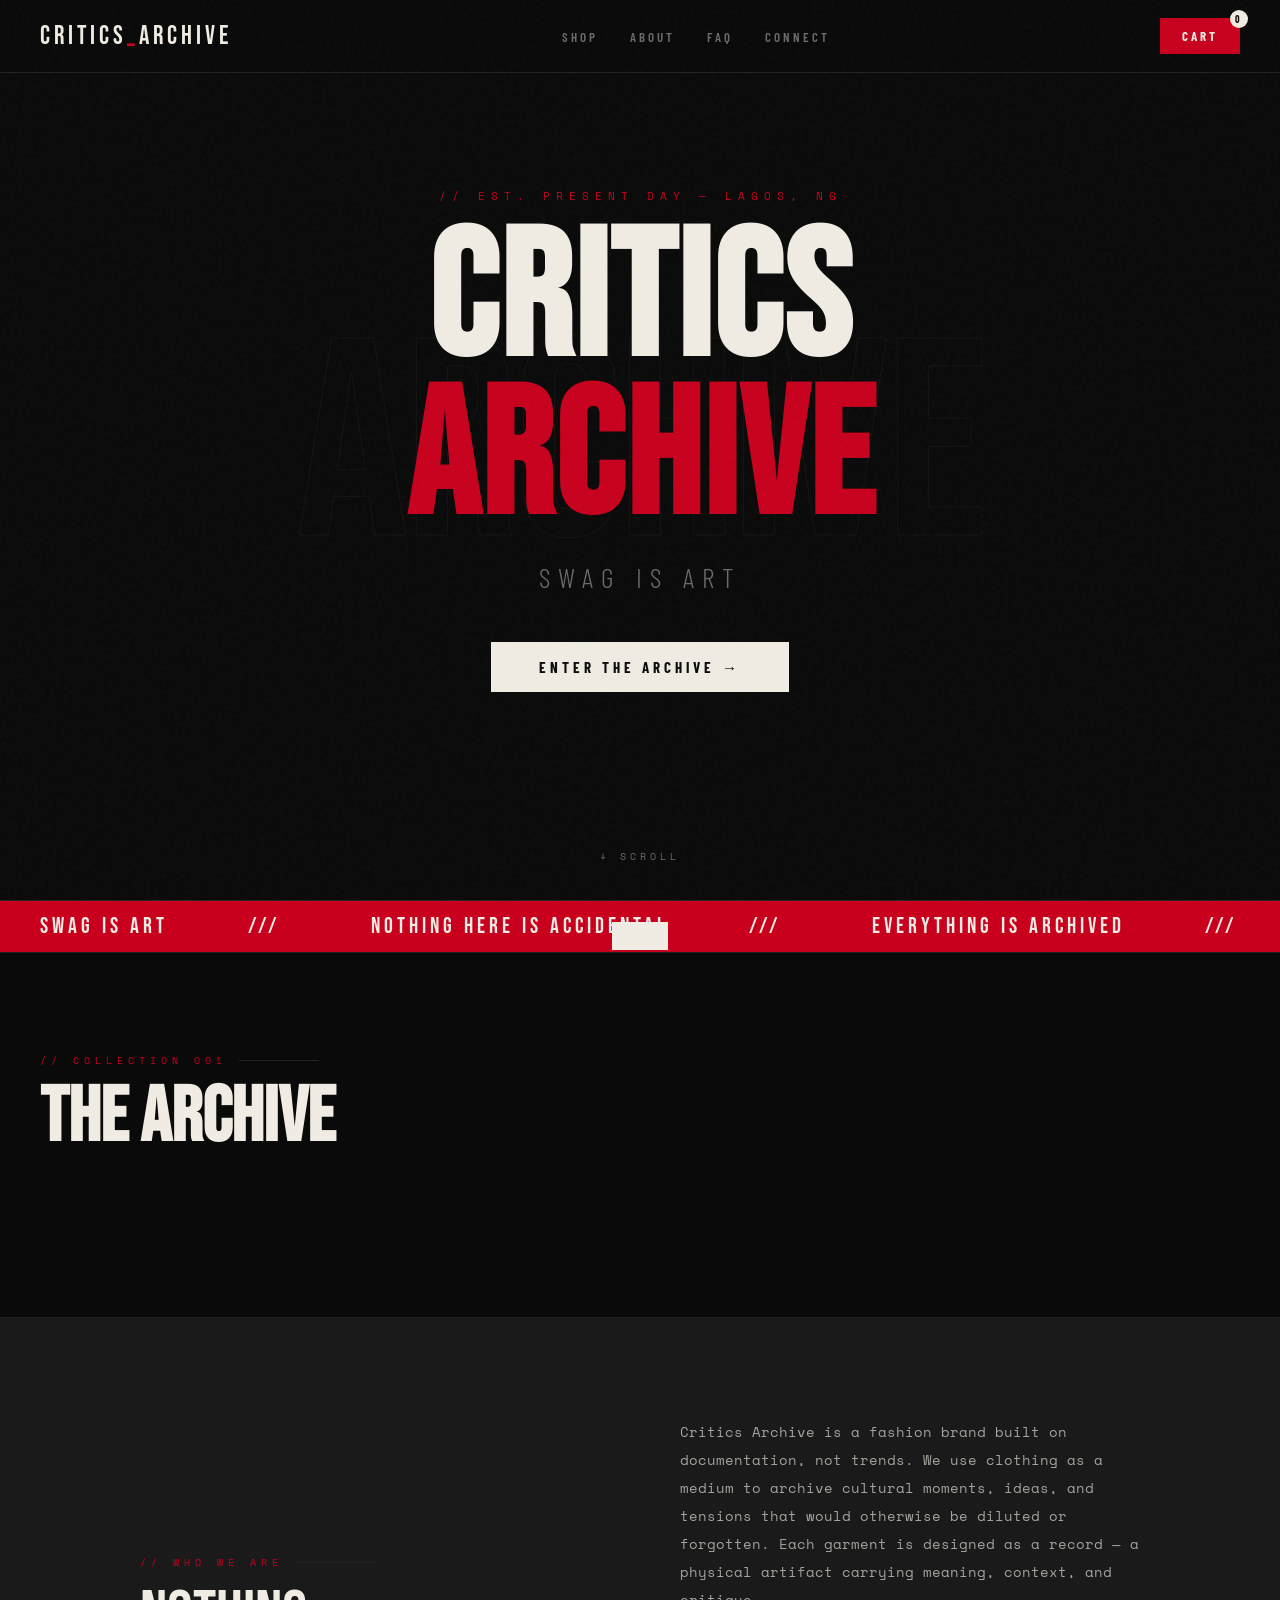
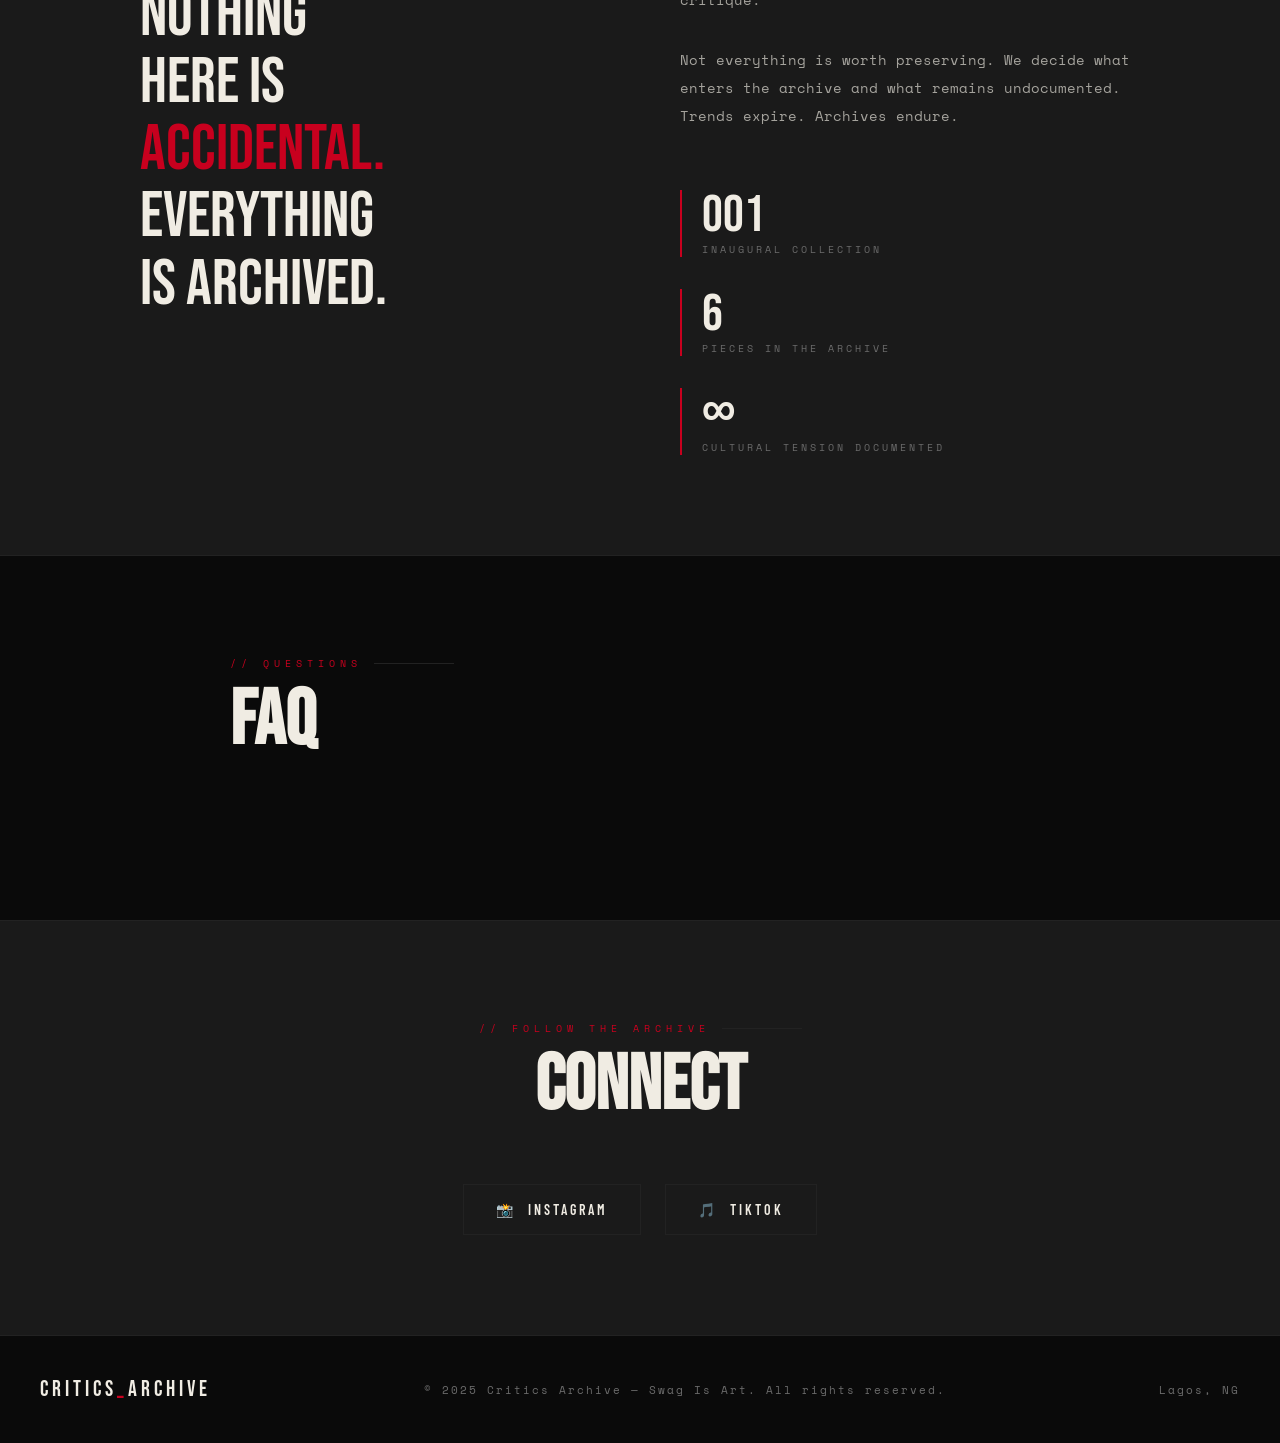
<file: index.html>
<!DOCTYPE html>
<html lang="en">
<head>
<meta charset="UTF-8"/>
<meta name="viewport" content="width=device-width, initial-scale=1.0"/>
<title>CRITICS ARCHIVE — Swag Is Art</title>
<link rel="preconnect" href="https://fonts.googleapis.com"/>
<link rel="preconnect" href="https://fonts.gstatic.com" crossorigin/>
<link href="https://fonts.googleapis.com/css2?family=Bebas+Neue&family=Space+Mono:ital,wght@0,400;0,700;1,400&family=Barlow+Condensed:wght@300;400;600;700;900&display=swap" rel="stylesheet"/>
<style>
  :root {
    --black: #0a0a0a;
    --white: #f0ece3;
    --red: #c8001e;
    --grey: #1a1a1a;
    --mid: #2e2e2e;
    --text-muted: #6b6b6b;
    --border: #222;
  }

  *, *::before, *::after { box-sizing: border-box; margin: 0; padding: 0; }
  html { scroll-behavior: smooth; }
  body {
    background: var(--black);
    color: var(--white);
    font-family: 'Space Mono', monospace;
    cursor: crosshair;
    overflow-x: hidden;
  }

  body::before {
    content: '';
    position: fixed; inset: 0;
    background-image: url("data:image/svg+xml,%3Csvg viewBox='0 0 256 256' xmlns='http://www.w3.org/2000/svg'%3E%3Cfilter id='n'%3E%3CfeTurbulence type='fractalNoise' baseFrequency='0.9' numOctaves='4' stitchTiles='stitch'/%3E%3C/filter%3E%3Crect width='100%25' height='100%25' filter='url(%23n)' opacity='1'/%3E%3C/svg%3E");
    opacity: 0.03;
    pointer-events: none;
    z-index: 9999;
  }

  nav {
    position: fixed; top: 0; left: 0; right: 0;
    z-index: 1000;
    display: flex; align-items: center; justify-content: space-between;
    padding: 18px 40px;
    border-bottom: 1px solid var(--border);
    background: rgba(10,10,10,0.92);
    backdrop-filter: blur(12px);
  }
  .nav-logo {
    font-family: 'Bebas Neue','artistic script';
    font-size: 26px; letter-spacing: 4px;
    color: var(--white); text-decoration: none;
  }
  .nav-logo span { color: var(--red); }
  .nav-links { display: flex; gap: 32px; list-style: none; }
  .nav-links a {
    font-family: 'Barlow Condensed','artistic script';
    font-size: 13px; font-weight: 600;
    letter-spacing: 3px; text-transform: uppercase;
    color: var(--text-muted); text-decoration: none;
    transition: color .2s;
  }
  .nav-links a:hover { color: var(--white); }
  .nav-cart {
    background: var(--red); color: var(--white);
    border: none; padding: 10px 22px;
    font-family: 'Barlow Condensed', sans-serif;
    font-size: 13px; font-weight: 700;
    letter-spacing: 3px; text-transform: uppercase;
    cursor: crosshair; transition: background .2s;
    position: relative;
  }
  .nav-cart:hover { background: #ff0024; }
  .cart-count {
    position: absolute; top: -8px; right: -8px;
    background: var(--white); color: var(--black);
    width: 18px; height: 18px; border-radius: 50%;
    font-size: 10px; font-weight: 700;
    display: flex; align-items: center; justify-content: center;
  }

  #hero {
    min-height: 100vh; display: grid; place-items: center;
    position: relative; overflow: hidden; padding-top: 80px;
  }
  .hero-bg-text {
    position: absolute;
    font-family: 'Bebas Neue', sans-serif;
    font-size: clamp(120px, 22vw, 320px);
    color: transparent;
    -webkit-text-stroke: 1px rgba(255,255,255,0.04);
    letter-spacing: -4px; white-space: nowrap;
    pointer-events: none; user-select: none;
    animation: drift 20s linear infinite;
  }
  @keyframes drift {
    from { transform: translateX(-5%); }
    to   { transform: translateX(5%); }
  }
  .hero-content { text-align: center; position: relative; z-index: 2; }
  .hero-eyebrow {
    font-family: 'Space Mono', monospace; font-size: 11px;
    letter-spacing: 6px; color: var(--red);
    text-transform: uppercase; margin-bottom: 20px;
    animation: fadeUp .8s ease both;
  }
  .hero-title {
    font-family: 'Bebas Neue', sans-serif;
    font-size: clamp(70px, 14vw, 200px);
    line-height: .88; letter-spacing: 2px;
    animation: fadeUp .8s .15s ease both;
  }
  .hero-title .line-red { color: var(--red); display: block; }
  .hero-slogan {
    font-family: 'Barlow Condensed', sans-serif;
    font-size: clamp(16px, 2.5vw, 28px);
    letter-spacing: 8px; font-weight: 300;
    color: var(--text-muted); text-transform: uppercase;
    margin-top: 20px; animation: fadeUp .8s .3s ease both;
  }
  .hero-cta {
    display: inline-block; margin-top: 48px;
    padding: 16px 48px; background: var(--white); color: var(--black);
    font-family: 'Barlow Condensed', sans-serif;
    font-size: 15px; font-weight: 700; letter-spacing: 4px;
    text-transform: uppercase; text-decoration: none;
    cursor: crosshair; transition: background .2s, color .2s;
    animation: fadeUp .8s .45s ease both;
  }
  .hero-cta:hover { background: var(--red); color: var(--white); }
  .hero-scroll {
    position: absolute; bottom: 36px; left: 50%;
    transform: translateX(-50%);
    font-size: 10px; letter-spacing: 4px;
    color: var(--text-muted); text-transform: uppercase;
    animation: bounce 2s infinite;
  }
  @keyframes bounce {
    0%,100% { transform: translateX(-50%) translateY(0); }
    50%      { transform: translateX(-50%) translateY(8px); }
  }
  @keyframes fadeUp {
    from { opacity: 0; transform: translateY(30px); }
    to   { opacity: 1; transform: translateY(0); }
  }

  .marquee-strip {
    border-top: 1px solid var(--border);
    border-bottom: 1px solid var(--border);
    background: var(--red); overflow: hidden;
    padding: 12px 0; white-space: nowrap;
  }
  .marquee-inner { display: inline-block; animation: marquee 18s linear infinite; }
  .marquee-inner span {
    font-family: 'Bebas Neue', sans-serif;
    font-size: 22px; letter-spacing: 4px;
    color: var(--white); padding: 0 40px;
  }
  @keyframes marquee {
    from { transform: translateX(0); }
    to   { transform: translateX(-50%); }
  }

  section { padding: 100px 40px; }
  .section-label {
    font-family: 'Space Mono', monospace;
    font-size: 10px; letter-spacing: 5px;
    color: var(--red); text-transform: uppercase;
    margin-bottom: 12px;
    display: flex; align-items: center; gap: 12px;
  }
  .section-label::after {
    content: ''; flex: 1; height: 1px;
    background: var(--border); max-width: 80px;
  }
  .section-title {
    font-family: 'Bebas Neue', sans-serif;
    font-size: clamp(48px, 6vw, 90px);
    line-height: 1; margin-bottom: 60px;
  }

  #shop { background: var(--black); max-width: 1400px; margin: 0 auto; padding: 100px 40px; }
  .shop-grid {
    display: grid;
    grid-template-columns: repeat(auto-fill, minmax(300px, 1fr));
    gap: 2px;
  }
  .product-card {
    background: var(--grey); position: relative;
    overflow: hidden; cursor: crosshair;
    transition: transform .3s; border: 1px solid var(--border);
  }
  .product-card:hover { transform: translateY(-4px); }
  .product-card:hover .product-img-placeholder { transform: scale(1.04); }
  .product-img-placeholder {
    width: 100%; aspect-ratio: 3/4;
    display: flex; flex-direction: column;
    align-items: center; justify-content: center;
    font-family: 'Bebas Neue', sans-serif;
    font-size: 64px; color: rgba(255,255,255,0.06);
    letter-spacing: 2px;
    background: linear-gradient(135deg, #111 0%, #1e1e1e 100%);
    transition: transform .4s ease;
    position: relative; overflow: hidden;
  }
  .product-img-placeholder::after {
    content: ''; position: absolute; inset: 0;
    background: linear-gradient(to bottom, transparent 50%, rgba(0,0,0,0.6) 100%);
  }
  .product-icon { font-size: 80px; opacity: 0.15; position: absolute; }
  .product-tag {
    position: absolute; top: 16px; left: 16px;
    background: var(--red);
    font-family: 'Barlow Condensed', sans-serif;
    font-size: 10px; font-weight: 700;
    letter-spacing: 3px; text-transform: uppercase;
    padding: 4px 10px; z-index: 2;
  }
  .product-info { padding: 20px 24px 24px; border-top: 1px solid var(--border); }
  .product-name {
    font-family: 'Barlow Condensed', sans-serif;
    font-size: 20px; font-weight: 700;
    letter-spacing: 1px; text-transform: uppercase; margin-bottom: 6px;
  }
  .product-desc {
    font-size: 11px; color: var(--text-muted);
    letter-spacing: 1px; margin-bottom: 16px; line-height: 1.6;
  }
  .product-bottom { display: flex; align-items: center; justify-content: space-between; }
  .product-price {
    font-family: 'Bebas Neue', sans-serif;
    font-size: 28px; color: var(--white); letter-spacing: 1px;
  }
  .add-to-cart {
    background: transparent; border: 1px solid var(--white);
    color: var(--white); padding: 10px 20px;
    font-family: 'Barlow Condensed', sans-serif;
    font-size: 12px; font-weight: 700;
    letter-spacing: 3px; text-transform: uppercase;
    cursor: crosshair; transition: background .2s, color .2s;
  }
  .add-to-cart:hover { background: var(--white); color: var(--black); }

  #about { background: var(--grey); border-top: 1px solid var(--border); border-bottom: 1px solid var(--border); }
  .about-inner {
    max-width: 1000px; margin: 0 auto;
    display: grid; grid-template-columns: 1fr 1fr;
    gap: 80px; align-items: center;
  }
  .about-manifesto {
    font-family: 'Bebas Neue', sans-serif;
    font-size: clamp(32px, 5vw, 64px); line-height: 1.05;
  }
  .about-manifesto .accent { color: var(--red); }
  .about-stat { display: flex; flex-direction: column; gap: 32px; padding-top: 20px; }
  .stat-item { border-left: 2px solid var(--red); padding-left: 20px; }
  .stat-num { font-family: 'Bebas Neue', sans-serif; font-size: 52px; line-height: 1; }
  .stat-label { font-size: 10px; letter-spacing: 3px; text-transform: uppercase; color: var(--text-muted); }

  .faq-item { border-bottom: 1px solid var(--border); overflow: hidden; }
  .faq-q {
    display: flex; align-items: center; justify-content: space-between;
    padding: 24px 0;
    font-family: 'Barlow Condensed', sans-serif;
    font-size: 18px; font-weight: 600;
    letter-spacing: 1px; text-transform: uppercase;
    cursor: crosshair; user-select: none; transition: color .2s;
  }
  .faq-q:hover { color: var(--red); }
  .faq-icon { font-size: 24px; line-height: 1; color: var(--red); transition: transform .3s; }
  .faq-item.open .faq-icon { transform: rotate(45deg); }
  .faq-a {
    font-size: 13px; line-height: 1.9; color: var(--text-muted);
    max-height: 0; overflow: hidden;
    transition: max-height .4s ease, padding .3s; padding: 0;
  }
  .faq-item.open .faq-a { max-height: 200px; padding-bottom: 24px; }

  .social-links { display: flex; gap: 24px; justify-content: center; flex-wrap: wrap; margin-top: 40px; }
  .social-link {
    display: flex; align-items: center; gap: 12px;
    padding: 16px 32px; border: 1px solid var(--border);
    color: var(--white); text-decoration: none;
    font-family: 'Barlow Condensed', sans-serif;
    font-size: 14px; font-weight: 600;
    letter-spacing: 3px; text-transform: uppercase;
    transition: border-color .2s, background .2s;
  }
  .social-link:hover { border-color: var(--red); background: rgba(200,0,30,0.1); }

  footer {
    border-top: 1px solid var(--border); padding: 40px;
    display: flex; align-items: center; justify-content: space-between;
    flex-wrap: wrap; gap: 20px;
  }
  .footer-logo { font-family: 'Bebas Neue', sans-serif; font-size: 22px; letter-spacing: 4px; }
  .footer-logo span { color: var(--red); }
  .footer-copy { font-size: 11px; color: var(--text-muted); letter-spacing: 2px; }

  .cart-sidebar {
    position: fixed; top: 0; right: -420px;
    width: 420px; height: 100vh;
    background: var(--grey); border-left: 1px solid var(--border);
    z-index: 2000; transition: right .35s cubic-bezier(.4,0,.2,1);
    display: flex; flex-direction: column; overflow: hidden;
  }
  .cart-sidebar.open { right: 0; }
  .cart-header {
    display: flex; align-items: center; justify-content: space-between;
    padding: 24px 28px; border-bottom: 1px solid var(--border);
  }
  .cart-header h3 { font-family: 'Bebas Neue', sans-serif; font-size: 28px; letter-spacing: 3px; }
  .cart-close { background: none; border: none; color: var(--white); font-size: 28px; cursor: crosshair; }
  .cart-items { flex: 1; overflow-y: auto; padding: 20px 28px; }
  .cart-item { display: flex; gap: 16px; align-items: flex-start; padding: 16px 0; border-bottom: 1px solid var(--border); }
  .cart-item-icon {
    width: 60px; height: 75px; background: var(--mid);
    border: 1px solid var(--border);
    display: flex; align-items: center; justify-content: center;
    font-size: 24px; flex-shrink: 0;
  }
  .cart-item-details { flex: 1; }
  .cart-item-name {
    font-family: 'Barlow Condensed', sans-serif;
    font-size: 16px; font-weight: 700;
    letter-spacing: 1px; text-transform: uppercase; margin-bottom: 4px;
  }
  .cart-item-price { font-size: 12px; color: var(--text-muted); }
  .cart-item-remove { background: none; border: none; color: var(--red); font-size: 18px; cursor: crosshair; }
  .cart-empty { text-align: center; padding: 60px 0; color: var(--text-muted); font-size: 13px; letter-spacing: 2px; }
  .cart-footer { border-top: 1px solid var(--border); padding: 24px 28px; }
  .cart-total { display: flex; justify-content: space-between; align-items: center; margin-bottom: 20px; }
  .cart-total-label { font-family: 'Barlow Condensed', sans-serif; font-size: 14px; font-weight: 700; letter-spacing: 3px; text-transform: uppercase; }
  .cart-total-amount { font-family: 'Bebas Neue', sans-serif; font-size: 30px; }
  .checkout-btn {
    width: 100%; background: var(--red); color: var(--white); border: none;
    padding: 18px; font-family: 'Barlow Condensed', sans-serif;
    font-size: 16px; font-weight: 700; letter-spacing: 4px; text-transform: uppercase;
    cursor: crosshair; transition: background .2s;
  }
  .checkout-btn:hover { background: #ff0024; }

  .overlay {
    position: fixed; inset: 0; background: rgba(0,0,0,0.6);
    z-index: 1999; opacity: 0; pointer-events: none; transition: opacity .3s;
  }
  .overlay.show { opacity: 1; pointer-events: all; }

  .modal {
    position: fixed; inset: 0; z-index: 3000;
    display: flex; align-items: center; justify-content: center;
    padding: 20px; pointer-events: none; opacity: 0; transition: opacity .3s;
  }
  .modal.show { opacity: 1; pointer-events: all; }
  .modal-box {
    background: var(--grey); border: 1px solid var(--border);
    width: 100%; max-width: 540px; max-height: 90vh; overflow-y: auto;
    transform: translateY(30px); transition: transform .3s;
  }
  .modal.show .modal-box { transform: translateY(0); }
  .modal-header {
    padding: 28px 32px 20px;
    display: flex; justify-content: space-between; align-items: center;
    border-bottom: 1px solid var(--border); margin-bottom: 28px;
  }
  .modal-header h3 { font-family: 'Bebas Neue', sans-serif; font-size: 30px; letter-spacing: 3px; }
  .modal-close { background: none; border: none; color: var(--white); font-size: 26px; cursor: crosshair; }
  .modal-body { padding: 0 32px 32px; }
  .form-group { margin-bottom: 20px; }
  .form-label { display: block; font-size: 10px; letter-spacing: 3px; text-transform: uppercase; color: var(--text-muted); margin-bottom: 8px; }
  .form-input {
    width: 100%; background: var(--black); border: 1px solid var(--border);
    color: var(--white); padding: 14px 16px;
    font-family: 'Space Mono', monospace; font-size: 13px;
    outline: none; transition: border-color .2s;
  }
  .form-input:focus { border-color: var(--red); }
  .form-input::placeholder { color: var(--text-muted); }
  .form-row { display: grid; grid-template-columns: 1fr 1fr; gap: 16px; }
  .payment-methods { display: flex; gap: 12px; margin-bottom: 24px; }
  .pay-method {
    flex: 1; border: 1px solid var(--border); padding: 12px;
    display: flex; align-items: center; justify-content: center; gap: 8px;
    cursor: crosshair; font-family: 'Barlow Condensed', sans-serif;
    font-size: 13px; font-weight: 600; letter-spacing: 1px;
    transition: border-color .2s, background .2s; background: var(--black);
  }
  .pay-method.active { border-color: var(--red); background: rgba(200,0,30,0.1); }
  .card-logos { display: flex; gap: 10px; margin-bottom: 24px; flex-wrap: wrap; }
  .card-logo { padding: 8px 16px; background: var(--black); border: 1px solid var(--border); font-family: 'Barlow Condensed', sans-serif; font-size: 13px; font-weight: 700; letter-spacing: 2px; color: var(--text-muted); }
  .card-logo.visa { color: #1a1fe8; border-color: #1a1fe8; }
  .card-logo.mc { color: #eb001b; border-color: #eb001b; }
  .order-summary { background: var(--black); border: 1px solid var(--border); padding: 20px; margin-bottom: 24px; }
  .order-summary-title { font-family: 'Barlow Condensed', sans-serif; font-size: 12px; font-weight: 700; letter-spacing: 4px; text-transform: uppercase; color: var(--text-muted); margin-bottom: 16px; }
  .order-line { display: flex; justify-content: space-between; font-size: 12px; margin-bottom: 8px; color: rgba(240,236,227,0.7); }
  .order-total-line { display: flex; justify-content: space-between; margin-top: 12px; padding-top: 12px; border-top: 1px solid var(--border); font-family: 'Bebas Neue', sans-serif; font-size: 22px; }
  .submit-payment {
    width: 100%; background: var(--red); color: var(--white); border: none;
    padding: 18px; font-family: 'Barlow Condensed', sans-serif;
    font-size: 16px; font-weight: 700; letter-spacing: 4px; text-transform: uppercase;
    cursor: crosshair; transition: background .2s;
  }
  .submit-payment:hover { background: #ff0024; }
  .secure-note { text-align: center; font-size: 10px; letter-spacing: 2px; color: var(--text-muted); margin-top: 14px; text-transform: uppercase; }

  .success-modal {
    position: fixed; inset: 0; z-index: 4000;
    display: flex; align-items: center; justify-content: center;
    background: rgba(0,0,0,0.85); opacity: 0; pointer-events: none; transition: opacity .3s;
  }
  .success-modal.show { opacity: 1; pointer-events: all; }
  .success-box { background: var(--grey); border: 1px solid var(--red); padding: 60px 48px; text-align: center; max-width: 400px; width: 100%; }
  .success-icon { font-size: 56px; margin-bottom: 20px; }
  .success-title { font-family: straight neckline font, sans-serif; font-size: 42px; letter-spacing: 3px; margin-bottom: 12px; }
  .success-text { font-size: 13px; color: var(--text-muted); line-height: 1.8; }
  .success-close { margin-top: 32px; background: var(--red); color: var(--white); border: none; padding: 14px 36px; font-family: 'Barlow Condensed', sans-serif; font-size: 14px; font-weight: 700; letter-spacing: 3px; text-transform: uppercase; cursor: crosshair; }

  .toast {
    position: fixed; bottom: 30px; left: 50%;
    transform: translateX(-50%) translateY(80px);
    background: var(--white); color: var(--black);
    padding: 14px 28px; font-family: 'Barlow Condensed', sans-serif;
    font-size: 14px; font-weight: 700; letter-spacing: 2px; text-transform: uppercase;
    z-index: 5000; transition: transform .3s ease; pointer-events: none;
  }
  .toast.show { transform: translateX(-50%) translateY(0); }

  @media (max-width: 768px) {
    nav { padding: 16px 20px; }
    .nav-links { display: none; }
    section { padding: 70px 20px; }
    #shop { padding: 70px 20px; }
    .about-inner { grid-template-columns: 1fr; gap: 40px; }
    .cart-sidebar { width: 100%; right: -100%; }
    .form-row { grid-template-columns: 1fr; }
    footer { flex-direction: column; gap: 12px; text-align: center; }
  }
</style>
</head>
<body>

<nav>
  <a href="#hero" class="nav-logo">CRITICS<span>_</span>ARCHIVE</a>
  <ul class="nav-links">
    <li><a href="#shop">Shop</a></li>
    <li><a href="#about">About</a></li>
    <li><a href="#faq">FAQ</a></li>
    <li><a href="#social">Connect</a></li>
  </ul>
  <button class="nav-cart" onclick="openCart()">
    Cart <span class="cart-count" id="cartCount">0</span>
  </button>
</nav>

<section id="hero">
  <div class="hero-bg-text">ARCHIVE</div>
  <div class="hero-content">
    <p class="hero-eyebrow">// Est. Present Day — Lagos, NG</p>
    <h1 class="hero-title">
      CRITICS
      <span class="line-red">ARCHIVE</span>
    </h1>
    <p class="hero-slogan">Swag Is Art</p>
    <a href="#shop" class="hero-cta">Enter The Archive →</a>
  </div>
  <div class="hero-scroll">↓ Scroll</div>
</section>

<div class="marquee-strip">
  <div class="marquee-inner">
    <span>SWAG IS ART</span><span>///</span>
    <span>NOTHING HERE IS ACCIDENTAL</span><span>///</span>
    <span>EVERYTHING IS ARCHIVED</span><span>///</span>
    <span>CRITICS ARCHIVE</span><span>///</span>
    <span>SWAG IS ART</span><span>///</span>
    <span>NOTHING HERE IS ACCIDENTAL</span><span>///</span>
    <span>EVERYTHING IS ARCHIVED</span><span>///</span>
    <span>CRITICS ARCHIVE</span><span>///</span>
  </div>
</div>

<div style="max-width:1400px;margin:0 auto;">
<section id="shop">
  <p class="section-label">// COLLECTION 001</p>
  <h2 class="section-title">THE ARCHIVE</h2>
  <div class="shop-grid" id="shopGrid"></div>
</section>
</div>

<section id="about">
  <div class="about-inner">
    <div class="about-text">
      <p class="section-label">// WHO WE ARE</p>
      <div class="about-manifesto">
        NOTHING<br>HERE IS<br>
        <span class="accent">ACCIDENTAL.</span><br>
        EVERYTHING<br>IS ARCHIVED.
      </div>
    </div>
    <div>
      <p style="font-size:14px;line-height:2;color:rgba(240,236,227,0.65);margin-bottom:32px;">
        Critics Archive is a fashion brand built on documentation, not trends.
        We use clothing as a medium to archive cultural moments, ideas, and
        tensions that would otherwise be diluted or forgotten. Each garment is
        designed as a record — a physical artifact carrying meaning, context, and critique.
      </p>
      <p style="font-size:14px;line-height:2;color:rgba(240,236,227,0.65);margin-bottom:40px;">
        Not everything is worth preserving. We decide what enters the archive
        and what remains undocumented. Trends expire. Archives endure.
      </p>
      <div class="about-stat">
        <div class="stat-item">
          <div class="stat-num">001</div>
          <div class="stat-label">Inaugural Collection</div>
        </div>
        <div class="stat-item">
          <div class="stat-num">6</div>
          <div class="stat-label">Pieces in the Archive</div>
        </div>
        <div class="stat-item">
          <div class="stat-num">∞</div>
          <div class="stat-label">Cultural Tension Documented</div>
        </div>
      </div>
    </div>
  </div>
</section>

<section id="faq" style="max-width:900px;margin:0 auto;padding:100px 40px;">
  <p class="section-label">// QUESTIONS</p>
  <h2 class="section-title">FAQ</h2>
  <div id="faqList"></div>
</section>

<section id="social" style="background:var(--grey);border-top:1px solid var(--border);text-align:center;">
  <p class="section-label" style="justify-content:center;">// FOLLOW THE ARCHIVE</p>
  <h2 class="section-title">CONNECT</h2>
  <div class="social-links">
    <a href="https://www.instagram.com/critics_archive?igsh=Y21qcmYybDUyc3kz&utm_source=qr" target="_blank" class="social-link">
      <span>📸</span> Instagram
    </a>
    <a href="https://www.tiktok.com/@critics_archive" target="_blank" class="social-link">
      <span>🎵</span> TikTok
    </a>
  </div>
</section>

<footer>
  <div class="footer-logo">CRITICS<span>_</span>ARCHIVE</div>
  <div class="footer-copy">© 2025 Critics Archive — Swag Is Art. All rights reserved.</div>
  <div style="font-size:11px;color:var(--text-muted);letter-spacing:2px;">Lagos, NG</div>
</footer>

<div class="overlay" id="overlay" onclick="closeAll()"></div>

<div class="cart-sidebar" id="cartSidebar">
  <div class="cart-header">
    <h3>YOUR CART</h3>
    <button class="cart-close" onclick="closeCart()">×</button>
  </div>
  <div class="cart-items" id="cartItems"></div>
  <div class="cart-footer">
    <div class="cart-total">
      <span class="cart-total-label">Total</span>
      <span class="cart-total-amount" id="cartTotal">₦0</span>
    </div>
    <button class="checkout-btn" onclick="openCheckout()">Proceed to Checkout →</button>
  </div>
</div>

<div class="modal" id="paymentModal">
  <div class="modal-box">
    <div class="modal-header">
      <h3>CHECKOUT</h3>
      <button class="modal-close" onclick="closeCheckout()">×</button>
    </div>
    <div class="modal-body">
      <div class="order-summary">
        <div class="order-summary-title">// Order Summary</div>
        <div id="orderLines"></div>
        <div class="order-total-line">
          <span>TOTAL</span>
          <span id="orderTotalAmount">₦0</span>
        </div>
      </div>
      <div class="form-group">
        <label class="form-label">Payment Method</label>
        <div class="payment-methods">
          <div class="pay-method active" onclick="selectMethod(this,'card')" data-method="card">
            <span>💳</span> Card
          </div>
          <div class="pay-method" onclick="selectMethod(this,'transfer')" data-method="transfer">
            <span>🏦</span> Transfer
          </div>
        </div>
        <div class="card-logos">
          <div class="card-logo visa">VISA</div>
          <div class="card-logo mc">MASTERCARD</div>
          <div class="card-logo">VERVE</div>
        </div>
      </div>
      <div class="form-group">
        <label class="form-label">Full Name</label>
        <input type="text" class="form-input" id="fname" placeholder="Your full name"/>
      </div>
      <div class="form-group">
        <label class="form-label">Email Address</label>
        <input type="email" class="form-input" id="femail" placeholder="your@email.com"/>
      </div>
      <div class="form-group">
        <label class="form-label">Phone Number</label>
        <input type="tel" class="form-input" id="fphone" placeholder="+234 800 000 0000"/>
      </div>
      <div class="form-group">
        <label class="form-label">Delivery Address</label>
        <input type="text" class="form-input" id="faddress" placeholder="Street, City, State"/>
      </div>
      <div id="cardDetails">
        <div class="form-group">
          <label class="form-label">Card Number</label>
          <input type="text" class="form-input" id="fcardnum" placeholder="0000 0000 0000 0000" maxlength="19" oninput="formatCard(this)"/>
        </div>
        <div class="form-row">
          <div class="form-group">
            <label class="form-label">Expiry Date</label>
            <input type="text" class="form-input" id="fexpiry" placeholder="MM/YY" maxlength="5" oninput="formatExpiry(this)"/>
          </div>
          <div class="form-group">
            <label class="form-label">CVV</label>
            <input type="text" class="form-input" id="fcvv" placeholder="123" maxlength="3"/>
          </div>
        </div>
      </div>
      <button class="submit-payment" onclick="submitPayment()">Complete Purchase →</button>
      <p class="secure-note">🔒 Secured & Encrypted Payment</p>
    </div>
  </div>
</div>

<div class="success-modal" id="successModal">
  <div class="success-box">
    <div class="success-icon">✓</div>
    <h3 class="success-title">ORDER PLACED</h3>
    <p class="success-text">Your order has been received and archived.<br>We'll reach out to confirm delivery details.</p>
    <button class="success-close" onclick="closeSuccess()">Back to Archive</button>
  </div>
</div>

<div class="toast" id="toast"></div>

<script>
  const products = [
    { id:1, name:'Archive Hoodie',    price:35000, icon:'🧥', tag:'BESTSELLER',  desc:'Heavyweight drop-shoulder hoodie. Brushed fleece interior.' },
    { id:2, name:'Graphic T-Shirt',   price:25000, icon:'👕', tag:'NEW DROP',    desc:'Oversized fit. Screen-printed archive graphic on chest.' },
    { id:3, name:'Archive Cap',       price:10000, icon:'🧢', tag:'ACCESSORIES', desc:'6-panel structured cap. Embroidered logo. Adjustable strap.' },
    { id:4, name:'Statement Jacket',  price:40000, icon:'🥷', tag:'LIMITED',     desc:'Woven shell. Full zip. Interior printed manifesto lining.' },
    { id:5, name:'Archive Pants',     price:30000, icon:'👖', tag:'ESSENTIALS',  desc:'Relaxed fit utility pant. Cargo pocket detail. Heavyweight cotton.' },
    { id:6, name:'White Graphic Tee', price:25000, icon:'🎨', tag:'CLASSIC',     desc:'Clean white base. Stark archive print on back. Unisex.' },
  ];

  let cart = [];

  function renderShop() {
    document.getElementById('shopGrid').innerHTML = products.map(p => `
      <div class="product-card">
        <div class="product-img-placeholder">
          <div class="product-icon">${p.icon}</div>
        </div>
        <div class="product-tag">${p.tag}</div>
        <div class="product-info">
          <div class="product-name">${p.name}</div>
          <div class="product-desc">${p.desc}</div>
          <div class="product-bottom">
            <div class="product-price">₦${p.price.toLocaleString()}</div>
            <button class="add-to-cart" onclick="addToCart(${p.id})">+ ADD</button>
          </div>
        </div>
      </div>
    `).join('');
  }

  function addToCart(id) {
    const product = products.find(p => p.id === id);
    const existing = cart.find(c => c.id === id);
    if (existing) { existing.qty++; } else { cart.push({...product, qty:1}); }
    updateCartUI();
    showToast(`${product.name} added to cart`);
  }

  function removeFromCart(id) {
    cart = cart.filter(c => c.id !== id);
    updateCartUI();
  }

  function updateCartUI() {
    const count = cart.reduce((a,c)=>a+c.qty,0);
    const total = cart.reduce((a,c)=>a+(c.price*c.qty),0);
    document.getElementById('cartCount').textContent = count;
    document.getElementById('cartTotal').textContent = '₦' + total.toLocaleString();
    const itemsEl = document.getElementById('cartItems');
    if (cart.length === 0) {
      itemsEl.innerHTML = '<div class="cart-empty">THE ARCHIVE IS EMPTY</div>';
    } else {
      itemsEl.innerHTML = cart.map(c => `
        <div class="cart-item">
          <div class="cart-item-icon">${c.icon}</div>
          <div class="cart-item-details">
            <div class="cart-item-name">${c.name}</div>
            <div class="cart-item-price">₦${c.price.toLocaleString()} × ${c.qty}</div>
          </div>
          <button class="cart-item-remove" onclick="removeFromCart(${c.id})">×</button>
        </div>
      `).join('');
    }
  }

  function openCart() {
    document.getElementById('cartSidebar').classList.add('open');
    document.getElementById('overlay').classList.add('show');
  }
  function closeCart() {
    document.getElementById('cartSidebar').classList.remove('open');
    document.getElementById('overlay').classList.remove('show');
  }
  function closeAll() { closeCart(); closeCheckout(); }

  function openCheckout() {
    if (cart.length === 0) { showToast('Your cart is empty'); return; }
    closeCart();
    const total = cart.reduce((a,c)=>a+(c.price*c.qty),0);
    document.getElementById('orderLines').innerHTML =
      cart.map(c=>`<div class="order-line"><span>${c.name} ×${c.qty}</span><span>₦${(c.price*c.qty).toLocaleString()}</span></div>`).join('');
    document.getElementById('orderTotalAmount').textContent = '₦' + total.toLocaleString();
    document.getElementById('paymentModal').classList.add('show');
    document.getElementById('overlay').classList.add('show');
  }
  function closeCheckout() {
    document.getElementById('paymentModal').classList.remove('show');
    document.getElementById('overlay').classList.remove('show');
  }

  function selectMethod(el, method) {
    document.querySelectorAll('.pay-method').forEach(m=>m.classList.remove('active'));
    el.classList.add('active');
    document.getElementById('cardDetails').style.display = method === 'card' ? 'block' : 'none';
  }

  function formatCard(el) {
    let v = el.value.replace(/\D/g,'');
    el.value = v.match(/.{1,4}/g)?.join(' ') || v;
  }
  function formatExpiry(el) {
    let v = el.value.replace(/\D/g,'');
    if (v.length >= 2) v = v.slice(0,2) + '/' + v.slice(2);
    el.value = v;
  }

  function submitPayment() {
    const name = document.getElementById('fname').value.trim();
    const email = document.getElementById('femail').value.trim();
    const phone = document.getElementById('fphone').value.trim();
    const address = document.getElementById('faddress').value.trim();
    if (!name || !email || !phone || !address) { showToast('Please fill in all fields'); return; }
    const activeMethod = document.querySelector('.pay-method.active').dataset.method;
    if (activeMethod === 'card') {
      const card = document.getElementById('fcardnum').value.replace(/\s/g,'');
      const expiry = document.getElementById('fexpiry').value;
      const cvv = document.getElementById('fcvv').value;
      if (card.length < 16 || !expiry || cvv.length < 3) { showToast('Please enter valid card details'); return; }
    }
    closeCheckout();
    cart = []; updateCartUI();
    document.getElementById('successModal').classList.add('show');
    ['fname','femail','fphone','faddress','fcardnum','fexpiry','fcvv'].forEach(id=>{
      const el = document.getElementById(id); if(el) el.value='';
    });
  }
  function closeSuccess() { document.getElementById('successModal').classList.remove('show'); }

  let toastTimeout;
  function showToast(msg) {
    const t = document.getElementById('toast');
    t.textContent = msg; t.classList.add('show');
    clearTimeout(toastTimeout);
    toastTimeout = setTimeout(()=>t.classList.remove('show'), 2500);
  }

  const faqs = [
    { q:'What is Critics Archive?', a:'Critics Archive is a fashion brand built on documentation, not trends. We use clothing as a medium to archive cultural moments, ideas, and tensions that would otherwise be diluted or forgotten.' },
    { q:'What does "archive" mean in this context?', a:'It means selection with intention. Not everything is worth preserving. We decide what enters the archive and what remains undocumented.' },
    { q:'Do you follow trends?', a:'No. Trends expire. Archives endure.' },
    { q:'What inspires Critics Archive?', a:'Cultural tension, surveillance
</file>
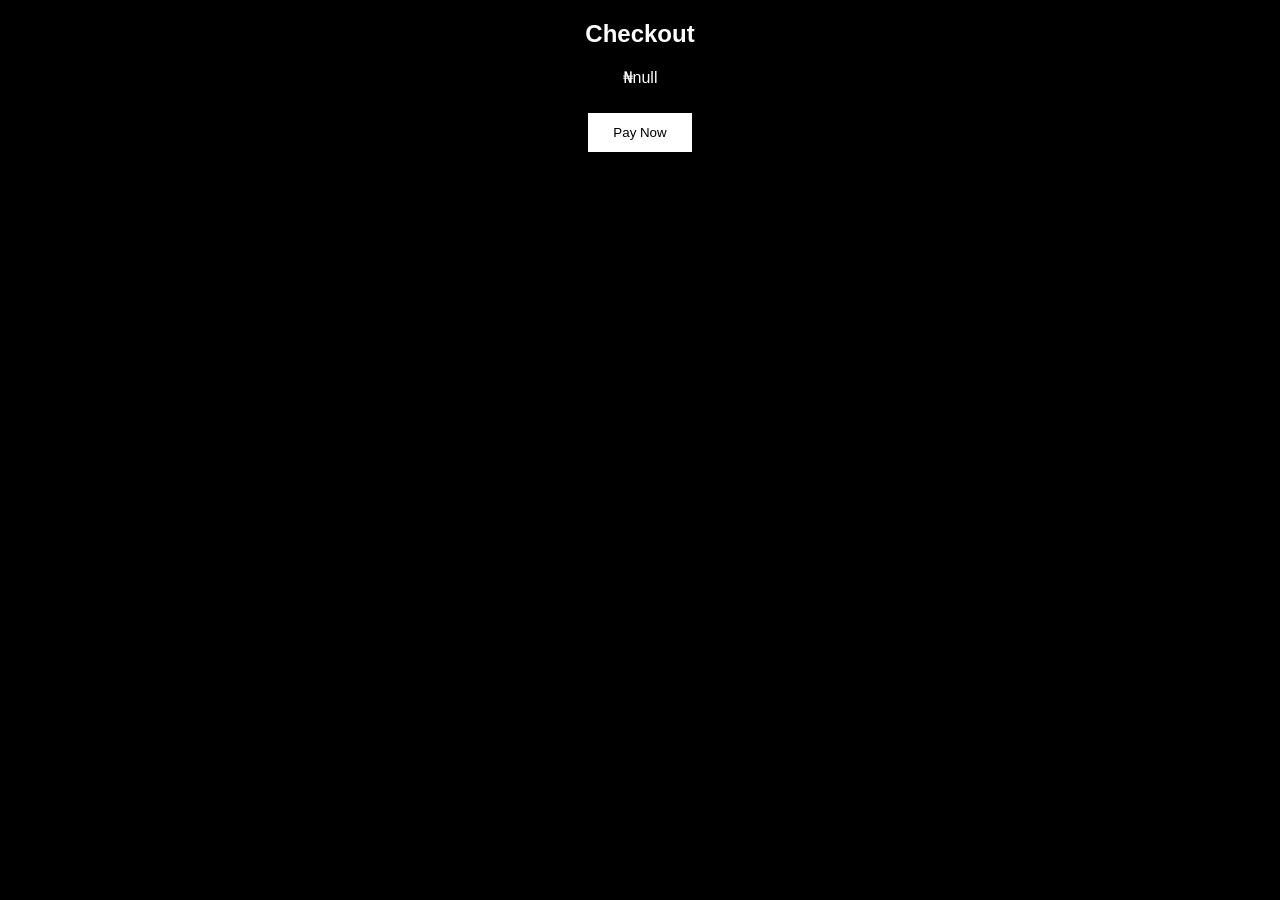
<file: checkout.html>
<!DOCTYPE html>
<html>
<head>

<title>Checkout</title>
<script src="https://js.stripe.com/v3/"></script>
<link rel="stylesheet" href="style.css">

</head>

<body>

<h2 style="text-align:center">Checkout</h2>

<div style="text-align:center">

<p id="product"></p>
<p id="price"></p>

<button id="pay">Pay Now</button>

</div>

<script>

let product = localStorage.getItem("product")
let price = localStorage.getItem("price")

document.getElementById("product").innerText = product
document.getElementById("price").innerText = "₦"+price

const stripe = Stripe("YOUR_STRIPE_PUBLIC_KEY")

document.getElementById("pay").onclick = function(){

alert("Connect Stripe backend to complete payment.")

}

</script>

</body>
</html>
</file>
<file: style.css>
body{
font-family: Arial, Helvetica, sans-serif;
margin:0;
background:#000;
color:white;
}

header{
display:flex;
justify-content:space-between;
padding:20px;
border-bottom:1px solid #333;
}

.logo{
font-size:24px;
font-weight:bold;
}

nav a{
margin:0 15px;
text-decoration:none;
color:white;
}

.hero{
text-align:center;
padding:120px 20px;
}

.hero h1{
font-size:48px;
}

.products{
display:grid;
grid-template-columns:repeat(auto-fit,minmax(250px,1fr));
gap:30px;
padding:50px;
}

.product{
border:1px solid #333;
padding:20px;
text-align:center;
}

.product img{
width:100%;
}

button{
background:white;
color:black;
border:none;
padding:12px 25px;
cursor:pointer;
margin-top:10px;
}

footer{
text-align:center;
padding:40px;
border-top:1px solid #333;
margin-top:60px;
}
</file>
